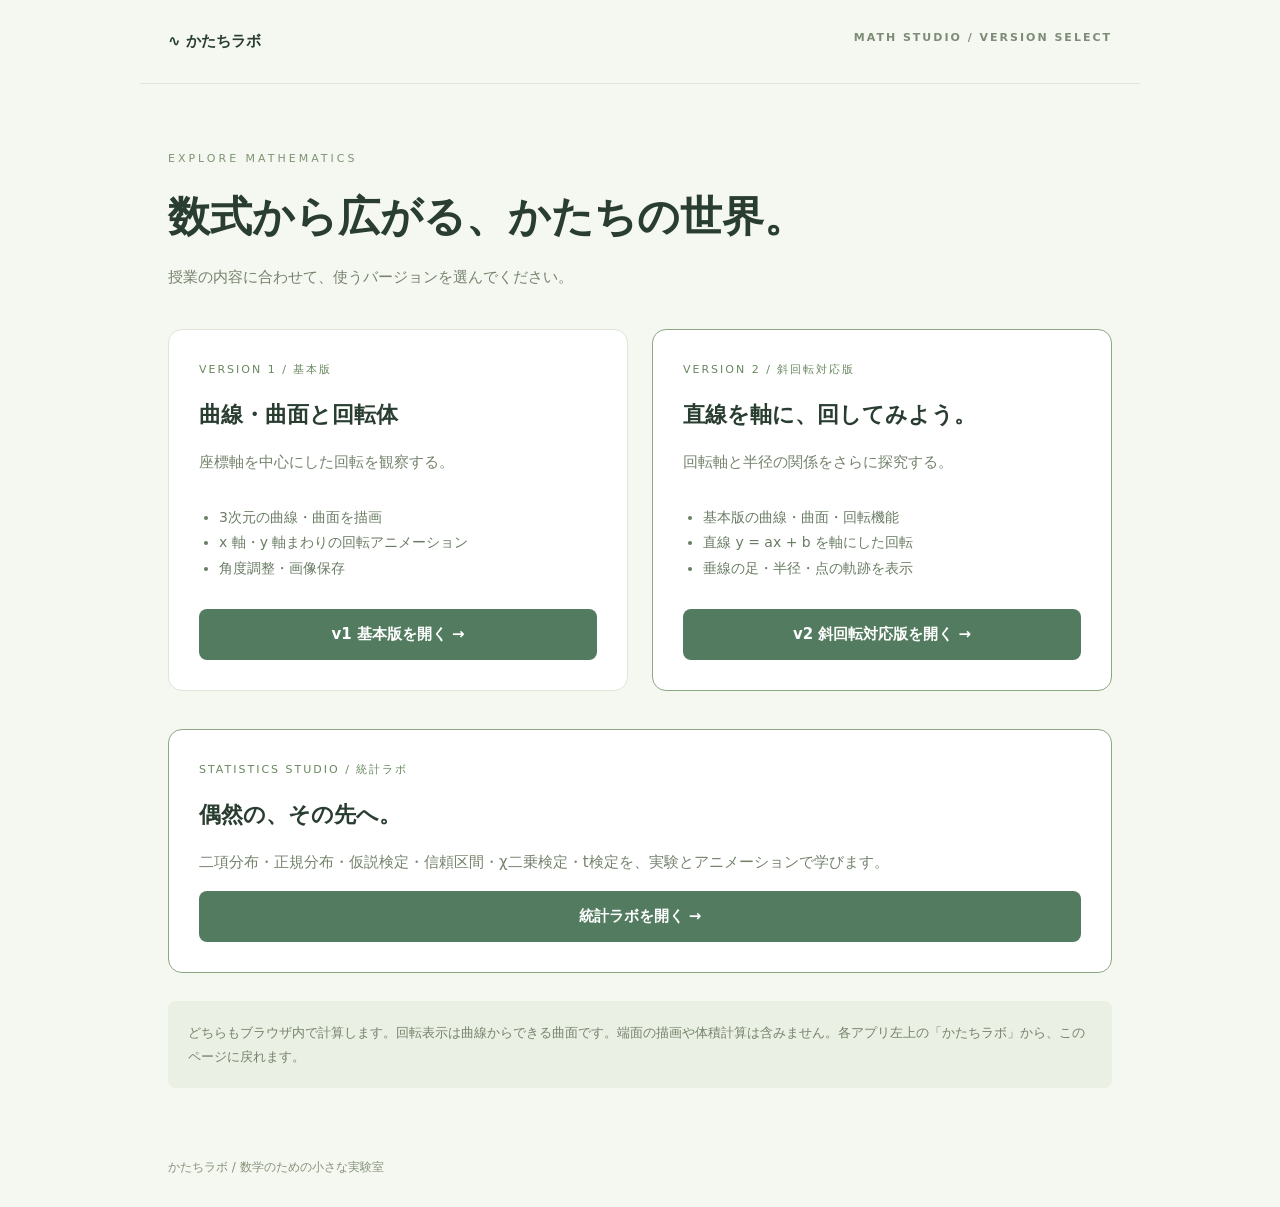
<file: index.html>
<!doctype html>
<html lang="ja"><head><meta charset="utf-8"><meta name="viewport" content="width=device-width,initial-scale=1"><title>かたちラボ — バージョンを選ぶ</title><style>
*{box-sizing:border-box}body{margin:0;background:#f5f7f1;color:#293d31;font:15px system-ui,sans-serif;line-height:1.8}header,main,footer{max-width:1000px;margin:auto;padding:28px}header{border-bottom:1px solid #dfe6d9;font-weight:700;display:flex;justify-content:space-between}header span{color:#7d8c76;font-size:11px;letter-spacing:2px}main{padding-top:65px}.eyebrow{font-size:11px;letter-spacing:3px;color:#7e9474}h1{font-size:clamp(27px,5vw,42px);line-height:1.5;margin:16px 0}p{color:#75836d}.cards{display:grid;grid-template-columns:1fr 1fr;gap:24px;margin:38px 0}.card{background:#fff;border:1px solid #dfe6d9;border-radius:14px;padding:30px;display:flex;flex-direction:column}.card.new{border-color:#8da783}.badge{color:#68885e;font-size:11px;letter-spacing:2px}h2{margin:15px 0 0;font-size:22px}.card ul{padding-left:20px;color:#6a7c64;font-size:14px;margin-bottom:28px}.card a{margin-top:auto;display:block;text-align:center;padding:12px;border-radius:8px;background:#537b60;color:#fff;text-decoration:none;font-weight:600}.card a:hover{background:#385e43}.card a:focus-visible{outline:3px solid #b78942;outline-offset:4px}.note{background:#eaf0e3;padding:20px;border-radius:8px;font-size:13px}footer{color:#86937b;font-size:12px}@media(max-width:650px){.cards{grid-template-columns:1fr}main{padding-top:32px}header span{display:none}}
</style></head><body><header>∿ かたちラボ <span>MATH STUDIO / VERSION SELECT</span></header><main><div class="eyebrow">EXPLORE MATHEMATICS</div><h1>数式から広がる、かたちの世界。</h1><p>授業の内容に合わせて、使うバージョンを選んでください。</p><div class="cards"><section class="card"><span class="badge">VERSION 1 / 基本版</span><h2>曲線・曲面と回転体</h2><p>座標軸を中心にした回転を観察する。</p><ul><li>3次元の曲線・曲面を描画</li><li>x 軸・y 軸まわりの回転アニメーション</li><li>角度調整・画像保存</li></ul><a href="./v1/">v1 基本版を開く →</a></section><section class="card new"><span class="badge">VERSION 2 / 斜回転対応版</span><h2>直線を軸に、回してみよう。</h2><p>回転軸と半径の関係をさらに探究する。</p><ul><li>基本版の曲線・曲面・回転機能</li><li>直線 y = ax + b を軸にした回転</li><li>垂線の足・半径・点の軌跡を表示</li></ul><a href="./v2/">v2 斜回転対応版を開く →</a></section></div><section class="card new" style="margin-bottom:28px"><span class="badge">STATISTICS STUDIO / 統計ラボ</span><h2>偶然の、その先へ。</h2><p>二項分布・正規分布・仮説検定・信頼区間・χ二乗検定・t検定を、実験とアニメーションで学びます。</p><a href="./statistics/">統計ラボを開く →</a></section><p class="note">どちらもブラウザ内で計算します。回転表示は曲線からできる曲面です。端面の描画や体積計算は含みません。各アプリ左上の「かたちラボ」から、このページに戻れます。</p></main><footer>かたちラボ / 数学のための小さな実験室</footer></body></html>
</file>
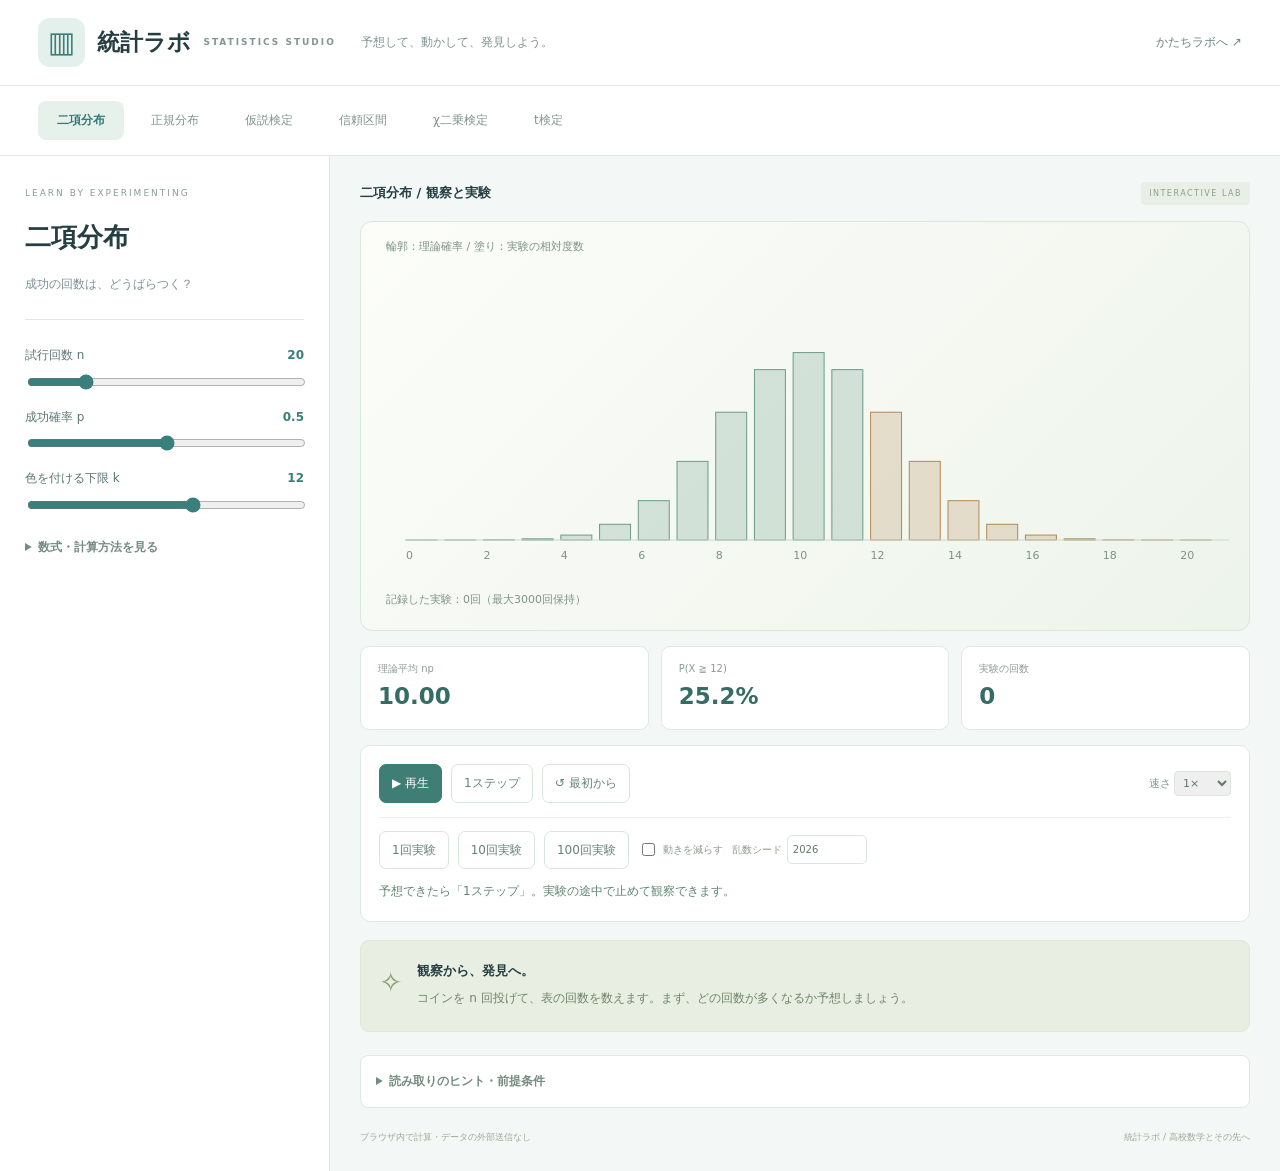
<file: statistics/index.html>
<!doctype html><html lang="ja"><head><meta charset="utf-8"><meta name="viewport" content="width=device-width,initial-scale=1"><title>統計ラボ — 偶然の、その先へ。</title><link rel="stylesheet" href="style.css"></head><body><header><a href="../" class="brand"><span class="logo">▥</span> 統計ラボ <small>STATISTICS STUDIO</small></a><span>予想して、動かして、発見しよう。</span><a href="../" class="back">かたちラボへ ↗</a></header><nav id="tabs" aria-label="学習テーマ"></nav><main><aside><div class="eyebrow">LEARN BY EXPERIMENTING</div><h1 id="title"></h1><p id="question" class="muted"></p><div class="rule"></div><form id="controls"></form><p id="error" role="alert"></p><details><summary>数式・計算方法を見る</summary><div id="method"></div></details></aside><section class="workspace"><div class="viewbar"><strong id="chartTitle"></strong><span class="badge">INTERACTIVE LAB</span></div><div class="chart"><canvas id="canvas" aria-label="統計グラフ"></canvas></div><div id="metrics" class="metrics" aria-live="polite"></div><section class="transport" aria-label="実験の操作"><div class="playrow"><button id="play" class="play">▶ 再生</button><button id="step">1ステップ</button><button id="reset">↺ 最初から</button><label>速さ <select id="speed"><option value="0.5">0.5×</option><option value="1" selected>1×</option><option value="3">3×</option></select></label></div><div class="batch"><button data-count="1">1回実験</button><button data-count="10">10回実験</button><button data-count="100">100回実験</button><label><input id="reduced" type="checkbox"> 動きを減らす</label><label>乱数シード <input id="seed" type="number" value="2026" min="0" max="4294967295"></label></div><p id="stage" aria-live="polite"></p></section><section class="insight"><span>✧</span><div><strong id="insightTitle">観察から、発見へ。</strong><p id="explanation"></p></div></section><details class="learn"><summary>読み取りのヒント・前提条件</summary><div id="notes"></div></details><footer>ブラウザ内で計算・データの外部送信なし <span>統計ラボ / 高校数学とその先へ</span></footer></section></main><script src="stats.js"></script><script src="app.js"></script></body></html>
</file>
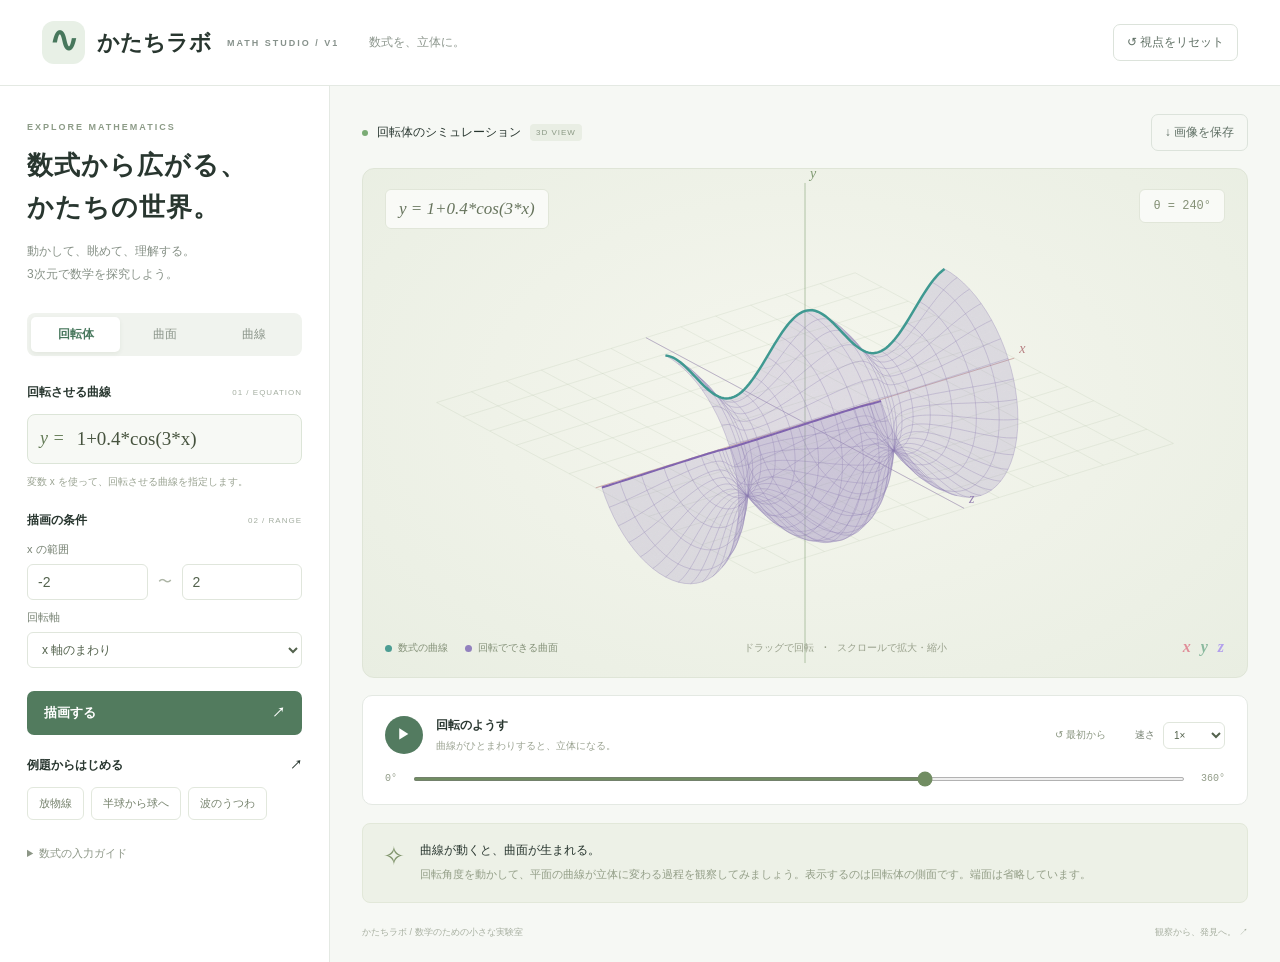
<file: v1/index.html>
<!doctype html>
<html lang="ja"><head><meta charset="utf-8"><meta name="viewport" content="width=device-width,initial-scale=1"><title>かたちラボ v1 — 数式を、立体に。</title><link rel="stylesheet" href="style.css"></head>
<body><header><a class="brand" href="../"><span class="logo">∿</span> かたちラボ <small>MATH STUDIO / V1</small></a><span class="tag">数式を、立体に。</span><button id="resetView" class="outline">↺ 視点をリセット</button></header>
<main><aside><div class="eyebrow">EXPLORE MATHEMATICS</div><h1>数式から広がる、<br>かたちの世界。</h1><p class="intro">動かして、眺めて、理解する。<br>3次元で数学を探究しよう。</p>
<div class="tabs" role="tablist" aria-label="描画モード"><button role="tab" data-mode="revolution" aria-selected="true">回転体</button><button role="tab" data-mode="surface" aria-selected="false">曲面</button><button role="tab" data-mode="curve" aria-selected="false">曲線</button></div>
<form id="form"><div class="section-title"><span id="sectionLabel">回転させる曲線</span><span class="step">01 / EQUATION</span></div><div id="equations"></div><div class="hint" id="formulaHint"></div>
<div class="section-title">描画の条件 <span class="step">02 / RANGE</span></div><div id="ranges"></div><div id="axisWrap"><label for="axis">回転軸</label><select id="axis"><option value="x">x 軸のまわり</option><option value="y">y 軸のまわり</option></select></div>
<button class="primary" type="submit">描画する <span>↗</span></button><p id="error" role="alert"></p></form>
<div class="section-title">例題からはじめる <span>↗</span></div><div id="presets" class="presets"></div><details><summary>数式の入力ガイド</summary><p>演算は + − * / ^、関数は sin, cos, tan, sqrt, abs, exp, log（自然対数）。定数 pi, e が使えます。掛け算は 2*x のように * を入力してください。角度はラジアンです。</p></details></aside>
<section class="workspace"><div class="viewbar"><div><span class="live-dot"></span><strong id="viewTitle">回転体のシミュレーション</strong><span class="badge">3D VIEW</span></div><button id="download" class="outline">↓ 画像を保存</button></div><div class="scene"><canvas id="canvas" aria-label="数式の3次元グラフ。ドラッグで回転、ホイールで拡大縮小"></canvas><div class="scene-top"><span id="formulaDisplay"></span><span id="angleBadge">θ = 0°</span></div><div class="legend"><span><i class="cyan"></i>数式の曲線</span><span><i class="purple"></i>回転でできる曲面</span></div><div class="gesture">ドラッグで回転 <b>·</b> スクロールで拡大・縮小</div><div class="axis-key"><b style="color:#e08d98">x</b><b style="color:#8ab99e">y</b><b style="color:#b3a0ec">z</b></div></div>
<div id="animation" class="animation"><div class="playrow"><button id="play" aria-label="アニメーションを再生">▶</button><div><strong>回転のようす</strong><small>曲線がひとまわりすると、立体になる。</small></div><button id="restart" class="text-btn">↺ 最初から</button><label class="speed">速さ <select id="speed"><option value="0.5">0.5×</option><option value="1" selected>1×</option><option value="2">2×</option></select></label></div><div class="sliderrow"><span>0°</span><input id="progress" aria-label="回転角度" type="range" min="0" max="360" value="0" step="0.1"><span>360°</span></div></div>
<div class="insight"><div class="bulb">✧</div><div><strong id="insightTitle">曲線が動くと、曲面が生まれる。</strong><p id="insightText">回転角度を動かして、平面の曲線が立体に変わる過程を観察してみましょう。</p></div></div><footer><span>かたちラボ / 数学のための小さな実験室</span><span>観察から、発見へ。 ↗</span></footer></section></main><script src="math.js"></script><script src="app.js"></script></body></html>
</file>
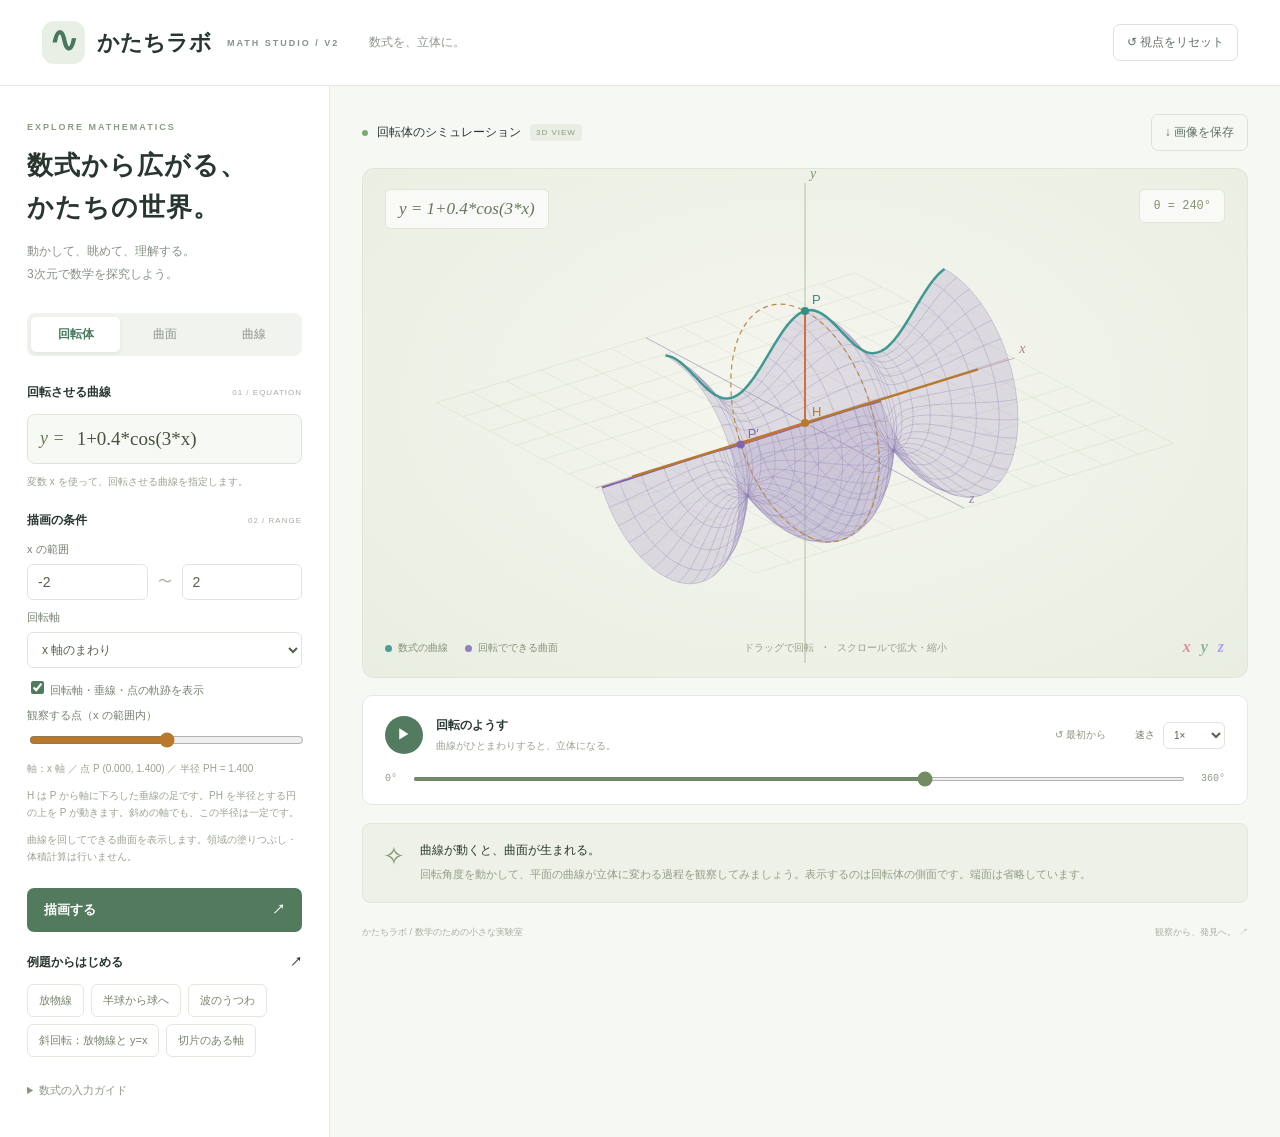
<file: v2/index.html>
<!doctype html>
<html lang="ja"><head><meta charset="utf-8"><meta name="viewport" content="width=device-width,initial-scale=1"><title>かたちラボ v2 — 数式を、立体に。</title><link rel="stylesheet" href="style.css"></head>
<body><header><a class="brand" href="../"><span class="logo">∿</span> かたちラボ <small>MATH STUDIO / V2</small></a><span class="tag">数式を、立体に。</span><button id="resetView" class="outline">↺ 視点をリセット</button></header>
<main><aside><div class="eyebrow">EXPLORE MATHEMATICS</div><h1>数式から広がる、<br>かたちの世界。</h1><p class="intro">動かして、眺めて、理解する。<br>3次元で数学を探究しよう。</p>
<div class="tabs" role="tablist" aria-label="描画モード"><button role="tab" data-mode="revolution" aria-selected="true">回転体</button><button role="tab" data-mode="surface" aria-selected="false">曲面</button><button role="tab" data-mode="curve" aria-selected="false">曲線</button></div>
<form id="form"><div class="section-title"><span id="sectionLabel">回転させる曲線</span><span class="step">01 / EQUATION</span></div><div id="equations"></div><div class="hint" id="formulaHint"></div>
<div class="section-title">描画の条件 <span class="step">02 / RANGE</span></div><div id="ranges"></div><div id="axisWrap"><label for="axis">回転軸</label><select id="axis"><option value="x">x 軸のまわり</option><option value="y">y 軸のまわり</option><option value="line">直線 y = ax + b のまわり</option></select><div id="lineAxis" hidden><label for="axisA">傾き a</label><input id="axisA" value="1" aria-label="回転軸の傾き a"><label for="axisB">切片 b</label><input id="axisB" value="0" aria-label="回転軸の切片 b"></div><label><input id="showGuide" type="checkbox" checked> 回転軸・垂線・点の軌跡を表示</label><label for="samplePoint">観察する点（x の範囲内）</label><input id="samplePoint" type="range" min="0" max="100" value="50"><p id="radiusInfo" class="hint" aria-live="polite"></p><p class="hint">H は P から軸に下ろした垂線の足です。PH を半径とする円の上を P が動きます。斜めの軸でも、この半径は一定です。</p><p class="hint">曲線を回してできる曲面を表示します。領域の塗りつぶし・体積計算は行いません。</p></div>
<button class="primary" type="submit">描画する <span>↗</span></button><p id="error" role="alert"></p></form>
<div class="section-title">例題からはじめる <span>↗</span></div><div id="presets" class="presets"></div><details><summary>数式の入力ガイド</summary><p>演算は + − * / ^、関数は sin, cos, tan, sqrt, abs, exp, log（自然対数）。定数 pi, e が使えます。掛け算は 2*x のように * を入力してください。角度はラジアンです。</p></details></aside>
<section class="workspace"><div class="viewbar"><div><span class="live-dot"></span><strong id="viewTitle">回転体のシミュレーション</strong><span class="badge">3D VIEW</span></div><button id="download" class="outline">↓ 画像を保存</button></div><div class="scene"><canvas id="canvas" aria-label="数式の3次元グラフ。ドラッグで回転、ホイールで拡大縮小"></canvas><div class="scene-top"><span id="formulaDisplay"></span><span id="angleBadge">θ = 0°</span></div><div class="legend"><span><i class="cyan"></i>数式の曲線</span><span><i class="purple"></i>回転でできる曲面</span></div><div class="gesture">ドラッグで回転 <b>·</b> スクロールで拡大・縮小</div><div class="axis-key"><b style="color:#e08d98">x</b><b style="color:#8ab99e">y</b><b style="color:#b3a0ec">z</b></div></div>
<div id="animation" class="animation"><div class="playrow"><button id="play" aria-label="アニメーションを再生">▶</button><div><strong>回転のようす</strong><small>曲線がひとまわりすると、立体になる。</small></div><button id="restart" class="text-btn">↺ 最初から</button><label class="speed">速さ <select id="speed"><option value="0.5">0.5×</option><option value="1" selected>1×</option><option value="2">2×</option></select></label></div><div class="sliderrow"><span>0°</span><input id="progress" aria-label="回転角度" type="range" min="0" max="360" value="0" step="0.1"><span>360°</span></div></div>
<div class="insight"><div class="bulb">✧</div><div><strong id="insightTitle">曲線が動くと、曲面が生まれる。</strong><p id="insightText">回転角度を動かして、平面の曲線が立体に変わる過程を観察してみましょう。</p></div></div><footer><span>かたちラボ / 数学のための小さな実験室</span><span>観察から、発見へ。 ↗</span></footer></section></main><script src="math.js"></script><script src="rotation.js"></script><script src="app.js"></script></body></html>
</file>
<file: statistics/style.css>
:root{--ink:#253e42;--teal:#397f7b;--muted:#7d9091;--line:#dfe8e5}*{box-sizing:border-box}body{margin:0;background:#f3f7f5;color:var(--ink);font:14px system-ui,'Noto Sans JP',sans-serif;line-height:1.7}button,input,select,textarea{font:inherit}button,a,input,select,textarea{touch-action:manipulation}button{cursor:pointer}header{background:white;border-bottom:1px solid var(--line);min-height:80px;padding:18px 38px;display:flex;align-items:center;gap:25px}.brand{color:var(--ink);text-decoration:none;font-size:23px;font-weight:750;display:flex;gap:12px;align-items:center}.logo{background:#e4f0eb;border-radius:12px;padding:0 10px;font-size:29px;color:var(--teal)}small{font-size:9px;letter-spacing:2px;color:#819592}header>span{font-size:12px;color:var(--muted)}.back{margin-left:auto;color:#6b8580;font-size:12px;text-decoration:none}nav{display:flex;gap:8px;padding:15px 38px;border-bottom:1px solid var(--line);background:#fff;overflow:auto}nav button{white-space:nowrap;border:0;background:none;padding:9px 19px;border-radius:8px;color:#82948d}nav button[aria-current=true]{color:#367b75;background:#e7f1ec;font-weight:700}main{max-width:1550px;margin:auto;display:grid;grid-template-columns:330px minmax(0,1fr)}aside{background:#fff;border-right:1px solid var(--line);padding:30px 25px}.eyebrow{font-size:9px;letter-spacing:2px;color:#8a9f91}h1{font-size:26px;line-height:1.5;margin:17px 0}.muted{color:var(--muted);font-size:12px}.rule{height:1px;background:var(--line);margin:25px 0}label.field{display:block;margin:16px 0;color:#5c7674;font-size:12px}.field input,.field select,.field textarea{display:block;width:100%;border:1px solid #dbe5df;border-radius:7px;padding:10px;background:#f9fbf8;color:#345651;margin-top:7px}.field input[type=range]{padding:0;accent-color:var(--teal)}.field textarea{min-height:85px;resize:vertical}.value{float:right;color:#397f7b;font-weight:700}button{border:1px solid #dae5de;border-radius:7px;background:white;color:#66827a;padding:8px 12px;font-size:12px}button:hover{background:#ebf3ed}button:focus-visible,a:focus-visible,input:focus-visible,textarea:focus-visible,select:focus-visible{outline:3px solid #b69b5f;outline-offset:3px}details{font-size:12px;color:#758c81;margin-top:23px}details p{line-height:1.9}summary{cursor:pointer;font-weight:600}.workspace{padding:26px 30px;min-width:0}.viewbar{display:flex;justify-content:space-between;align-items:center;margin-bottom:16px}.viewbar strong{font-size:13px}.badge{font-size:8px;letter-spacing:1.5px;color:#8c9f8a;background:#e9efe6;padding:5px 8px;border-radius:4px}.chart{height:410px;background:linear-gradient(135deg,#fcfdf9,#edf4eb);border:1px solid #dce7db;border-radius:12px;overflow:hidden}canvas{display:block;width:100%;height:100%}.metrics{display:grid;grid-template-columns:repeat(3,minmax(0,1fr));gap:12px;margin:15px 0}.metric{background:white;border:1px solid var(--line);border-radius:9px;padding:13px 17px}.metric span{display:block;font-size:10px;color:#8b9d92}.metric strong{font-size:23px;font-weight:550;color:#356c64}.transport{background:white;border:1px solid var(--line);border-radius:10px;padding:18px}.playrow,.batch{display:flex;align-items:center;gap:9px;flex-wrap:wrap}.play{background:#3f7e74;color:white;border-color:#3f7e74}.play:hover{background:#326b62}.playrow label{margin-left:auto;font-size:11px;color:#87998d}.transport select{padding:4px;border:1px solid #dce6de;border-radius:4px;color:#60796d}.batch{border-top:1px solid #edf0ea;margin-top:14px;padding-top:13px}.batch label{font-size:10px;color:#8b9b8b;display:flex;align-items:center;gap:5px}.batch input[type=number]{width:80px;padding:5px;border:1px solid #dce6de;border-radius:5px;color:#60796d}#stage{margin:12px 0 0;font-size:12px;color:#5f8671;min-height:22px}.insight{display:flex;gap:15px;background:#e8efe2;border:1px solid #dfe8d8;border-radius:9px;margin-top:18px;padding:18px}.insight>span{font-size:28px;color:#8a9d70}.insight strong{font-size:13px}.insight p{font-size:12px;color:#6f8469;margin:5px 0}.learn{background:#fff;padding:15px;border:1px solid var(--line);border-radius:8px}footer{display:flex;justify-content:space-between;font-size:9px;color:#9da998;margin-top:22px}#error{color:#b15143;font-size:12px}table{border-collapse:collapse;width:100%;font-size:12px}th,td{border:1px solid #dce6de;padding:5px;text-align:center}td input{width:100%;max-width:80px;border:0;padding:6px;background:#f4f8ef;color:#496d60}.table-controls{display:flex;gap:7px;margin:10px 0}.hint{font-size:10px;color:#8a9a8a}.preset{width:100%;margin:10px 0;background:#edf4e9}#method{overflow-wrap:anywhere}[hidden]{display:none!important}@media(min-width:1450px){.chart{height:470px}}@media(max-width:950px){main{grid-template-columns:285px minmax(0,1fr)}aside{padding:24px 18px}.workspace{padding:23px 18px}header>span{display:none}nav{padding-left:18px}.metrics{gap:7px}.metric{padding:10px}.metric strong{font-size:19px}footer span{display:none}}@media(max-width:700px){header{padding:15px 18px}.brand{font-size:20px}.brand small,.back{display:none}nav{padding:10px;gap:3px}nav button{padding:8px 12px}main{display:flex;flex-direction:column}aside{border:0;padding:22px}h1{margin:10px 0;font-size:24px}.rule{margin:16px 0}.workspace{padding:20px 12px}.chart{height:350px}.metrics{gap:5px}.metric{padding:9px}.metric strong{font-size:18px}.badge{font-size:7px}.transport{padding:13px}.playrow label{margin-left:0}.field textarea{min-height:65px}footer{font-size:8px}}
#canvas{touch-action:pan-y}.chart:has(canvas[style*="ew-resize"]){touch-action:none}
</file>
<file: v1/style.css>
:root{--ink:#28362f;--muted:#87928c;--green:#47775c;--line:#e4e9e3}*{box-sizing:border-box}body{margin:0;background:#f6f8f4;color:var(--ink);font:14px 'Noto Sans JP',sans-serif}button,input,select{font:inherit}button{cursor:pointer}header{height:86px;border-bottom:1px solid var(--line);display:flex;align-items:center;padding:0 42px;gap:30px;background:#fff}.brand{text-decoration:none;color:var(--ink);font-weight:800;font-size:22px;display:flex;align-items:center;gap:12px}.logo{background:#e8f0e6;border-radius:12px;color:var(--green);font-size:35px;width:43px;height:43px;line-height:37px;text-align:center}.brand small{font-size:9px;letter-spacing:2px;color:#87928c;margin-left:3px}.tag{color:#8d978e;font-size:12px}header button{margin-left:auto}.outline{border:1px solid #dce3db;border-radius:7px;background:transparent;padding:9px 13px;color:#5f6f64;font-size:12px}main{max-width:1550px;margin:auto;display:grid;grid-template-columns:330px 1fr;min-height:calc(100vh - 86px)}aside{padding:36px 27px;background:#fff;border-right:1px solid var(--line)}.eyebrow{font-size:9px;letter-spacing:2px;color:#8c9b87;font-weight:700}h1{font-size:26px;line-height:1.6;letter-spacing:1px;margin:13px 0 12px}.intro{font-size:12px;color:#879187;line-height:1.9;margin-bottom:27px}.tabs{display:flex;background:#f0f3ee;padding:4px;border-radius:8px;margin-bottom:28px}.tabs button{flex:1;border:0;background:none;color:#8a9489;padding:9px 0;border-radius:5px;font-size:12px}.tabs button[aria-selected=true]{background:white;color:#47775c;box-shadow:0 2px 5px #233e1710;font-weight:700}.section-title{display:flex;justify-content:space-between;align-items:center;font-size:12px;font-weight:700;margin:22px 0 13px}.step{font-size:8px;letter-spacing:1px;color:#a4aea1;font-weight:400}label{display:block;font-size:11px;color:#778273;margin:10px 0 7px}.equation{display:flex;align-items:center;background:#f7f9f5;border:1px solid #dce5d8;border-radius:8px;padding:12px;gap:10px}.equation span{font-family:Georgia,serif;font-size:18px;font-style:italic;color:#637b56;white-space:nowrap}.equation input{width:100%;border:0;background:none;outline:none;color:#46533e;font:19px Georgia,serif;min-width:0}.equation:focus-within{outline:2px solid #8eae80}.hint{font-size:10px;line-height:1.7;color:#9aa392;margin-top:9px}.range-pair{display:grid;grid-template-columns:1fr 18px 1fr;gap:8px;align-items:center}.range-pair span{color:#adb5a6;text-align:center}.range-pair input,select{width:100%;min-width:0;border:1px solid #e0e6dc;border-radius:6px;background:#fff;padding:9px 10px;color:#53624d}select{font-size:12px}.primary{margin-top:23px;padding:13px 17px;width:100%;background:#527b5e;color:white;border:0;border-radius:7px;font-size:13px;font-weight:600;display:flex;justify-content:space-between}.primary:hover{background:#3d6649}#error{color:#b14444;font-size:12px;line-height:1.7;margin:9px 0}.presets{display:flex;gap:7px;flex-wrap:wrap}.presets button{border:1px solid #e2e8dd;border-radius:6px;background:white;color:#77836e;padding:8px 11px;font-size:11px}.presets button:hover{background:#eef4e9}details{margin-top:24px;font-size:11px;color:#8c9686;line-height:1.8}summary{cursor:pointer}.workspace{padding:28px 32px 0;min-width:0}.viewbar{display:flex;justify-content:space-between;align-items:center;margin-bottom:17px}.viewbar>div{display:flex;align-items:center;gap:9px}.viewbar strong{font-size:12px;font-weight:500}.live-dot{width:6px;height:6px;border-radius:50%;background:#7aab74}.badge{font-size:8px;letter-spacing:1px;color:#8b9985;background:#e9eee4;padding:4px 6px;border-radius:4px}.scene{position:relative;height:510px;background:radial-gradient(ellipse at 50% 45%,#f5f6ee,#e9eee2);border:1px solid #dfe5d7;border-radius:12px;overflow:hidden}canvas{display:block;width:100%;height:100%;touch-action:none;cursor:grab}.scene-top{position:absolute;left:22px;right:22px;top:20px;display:flex;justify-content:space-between;pointer-events:none}.scene-top span{font:italic 17px Georgia,serif;color:#67745d;background:#ffffffb0;border:1px solid #e1e6d9;border-radius:6px;padding:9px 13px}#angleBadge{font:12px monospace;align-self:start;color:#859177}.legend{position:absolute;bottom:22px;left:22px;font-size:10px;display:flex;gap:17px;color:#839077;pointer-events:none}.legend span{display:flex;align-items:center;gap:6px}.legend i{width:7px;height:7px;border-radius:50%;display:inline-block}.cyan{background:#4c9d93}.purple{background:#9281be}.gesture{position:absolute;bottom:22px;left:50%;transform:translateX(-30%);font-size:10px;color:#99a18c;white-space:nowrap;pointer-events:none}.gesture b{padding:0 7px}.axis-key{position:absolute;right:23px;bottom:21px;display:flex;gap:10px;font:italic 16px Georgia,serif}.animation{background:white;border:1px solid var(--line);border-radius:10px;padding:20px 22px;margin-top:17px}.playrow{display:flex;align-items:center;gap:13px}#play{height:38px;width:38px;border:0;border-radius:50%;background:#537b60;color:#fff;padding:0}.playrow strong{display:block;font-size:12px}.playrow small{display:block;font-size:10px;color:#9ba392;margin-top:5px}.text-btn{border:0;background:none;color:#8a9680;font-size:10px;margin-left:auto}.speed{display:flex;align-items:center;gap:8px;font-size:10px;margin:0 0 0 10px;white-space:nowrap}.speed select{width:62px;font-size:10px;padding:6px}.sliderrow{display:flex;align-items:center;gap:14px;margin-top:19px;color:#929c88;font:10px monospace}.sliderrow input{flex:1;accent-color:#718d62;height:4px;cursor:pointer}.insight{display:flex;gap:15px;background:#edf1e7;border:1px solid #e2e8d9;border-radius:8px;padding:17px 20px;margin-top:18px}.bulb{font-size:26px;color:#81956d}.insight strong{font-size:12px;font-weight:500}.insight p{font-size:11px;color:#939e87;margin:6px 0 0;line-height:1.8}footer{display:flex;justify-content:space-between;font-size:9px;color:#a7afa0;padding:23px 0}button:focus-visible,select:focus-visible,input:focus-visible{outline:2px solid #608b72;outline-offset:3px}@media(min-width:1450px){.scene{height:580px}}@media(max-width:1000px){header{padding:0 20px}.brand small,.tag{display:none}main{grid-template-columns:280px 1fr}aside{padding:25px 20px}.workspace{padding:24px 18px}.scene{height:470px}.gesture{display:none}.badge{display:none}.playrow small{display:none}.text-btn{font-size:9px}.speed{margin-left:0}.legend{gap:10px;font-size:9px}}@media(max-width:720px){header{height:68px}.brand{font-size:19px}main{display:flex;flex-direction:column}aside{border-right:0;padding:25px 20px}h1{font-size:24px}h1 br,.intro br{display:none}.intro{margin-bottom:18px}.eyebrow{font-size:8px}.tabs{margin-bottom:18px}.section-title{margin-top:16px}.workspace{padding:20px 14px}.scene{height:410px}.viewbar .outline{font-size:10px}.animation{padding:16px}.scene-top{left:12px;right:12px}.scene-top span{font-size:15px}.legend{left:12px;bottom:17px}.insight{padding:14px}.speed{gap:4px}.playrow{gap:10px}footer span:last-child{display:none}}

[hidden]{display:none!important}
</file>
<file: v2/style.css>
:root{--ink:#28362f;--muted:#87928c;--green:#47775c;--line:#e4e9e3}*{box-sizing:border-box}body{margin:0;background:#f6f8f4;color:var(--ink);font:14px 'Noto Sans JP',sans-serif}button,input,select{font:inherit}button{cursor:pointer}header{height:86px;border-bottom:1px solid var(--line);display:flex;align-items:center;padding:0 42px;gap:30px;background:#fff}.brand{text-decoration:none;color:var(--ink);font-weight:800;font-size:22px;display:flex;align-items:center;gap:12px}.logo{background:#e8f0e6;border-radius:12px;color:var(--green);font-size:35px;width:43px;height:43px;line-height:37px;text-align:center}.brand small{font-size:9px;letter-spacing:2px;color:#87928c;margin-left:3px}.tag{color:#8d978e;font-size:12px}header button{margin-left:auto}.outline{border:1px solid #dce3db;border-radius:7px;background:transparent;padding:9px 13px;color:#5f6f64;font-size:12px}main{max-width:1550px;margin:auto;display:grid;grid-template-columns:330px 1fr;min-height:calc(100vh - 86px)}aside{padding:36px 27px;background:#fff;border-right:1px solid var(--line)}.eyebrow{font-size:9px;letter-spacing:2px;color:#8c9b87;font-weight:700}h1{font-size:26px;line-height:1.6;letter-spacing:1px;margin:13px 0 12px}.intro{font-size:12px;color:#879187;line-height:1.9;margin-bottom:27px}.tabs{display:flex;background:#f0f3ee;padding:4px;border-radius:8px;margin-bottom:28px}.tabs button{flex:1;border:0;background:none;color:#8a9489;padding:9px 0;border-radius:5px;font-size:12px}.tabs button[aria-selected=true]{background:white;color:#47775c;box-shadow:0 2px 5px #233e1710;font-weight:700}.section-title{display:flex;justify-content:space-between;align-items:center;font-size:12px;font-weight:700;margin:22px 0 13px}.step{font-size:8px;letter-spacing:1px;color:#a4aea1;font-weight:400}label{display:block;font-size:11px;color:#778273;margin:10px 0 7px}.equation{display:flex;align-items:center;background:#f7f9f5;border:1px solid #dce5d8;border-radius:8px;padding:12px;gap:10px}.equation span{font-family:Georgia,serif;font-size:18px;font-style:italic;color:#637b56;white-space:nowrap}.equation input{width:100%;border:0;background:none;outline:none;color:#46533e;font:19px Georgia,serif;min-width:0}.equation:focus-within{outline:2px solid #8eae80}.hint{font-size:10px;line-height:1.7;color:#9aa392;margin-top:9px}.range-pair{display:grid;grid-template-columns:1fr 18px 1fr;gap:8px;align-items:center}.range-pair span{color:#adb5a6;text-align:center}.range-pair input,select{width:100%;min-width:0;border:1px solid #e0e6dc;border-radius:6px;background:#fff;padding:9px 10px;color:#53624d}select{font-size:12px}.primary{margin-top:23px;padding:13px 17px;width:100%;background:#527b5e;color:white;border:0;border-radius:7px;font-size:13px;font-weight:600;display:flex;justify-content:space-between}.primary:hover{background:#3d6649}#error{color:#b14444;font-size:12px;line-height:1.7;margin:9px 0}.presets{display:flex;gap:7px;flex-wrap:wrap}.presets button{border:1px solid #e2e8dd;border-radius:6px;background:white;color:#77836e;padding:8px 11px;font-size:11px}.presets button:hover{background:#eef4e9}details{margin-top:24px;font-size:11px;color:#8c9686;line-height:1.8}summary{cursor:pointer}.workspace{padding:28px 32px 0;min-width:0}.viewbar{display:flex;justify-content:space-between;align-items:center;margin-bottom:17px}.viewbar>div{display:flex;align-items:center;gap:9px}.viewbar strong{font-size:12px;font-weight:500}.live-dot{width:6px;height:6px;border-radius:50%;background:#7aab74}.badge{font-size:8px;letter-spacing:1px;color:#8b9985;background:#e9eee4;padding:4px 6px;border-radius:4px}.scene{position:relative;height:510px;background:radial-gradient(ellipse at 50% 45%,#f5f6ee,#e9eee2);border:1px solid #dfe5d7;border-radius:12px;overflow:hidden}canvas{display:block;width:100%;height:100%;touch-action:none;cursor:grab}.scene-top{position:absolute;left:22px;right:22px;top:20px;display:flex;justify-content:space-between;pointer-events:none}.scene-top span{font:italic 17px Georgia,serif;color:#67745d;background:#ffffffb0;border:1px solid #e1e6d9;border-radius:6px;padding:9px 13px}#angleBadge{font:12px monospace;align-self:start;color:#859177}.legend{position:absolute;bottom:22px;left:22px;font-size:10px;display:flex;gap:17px;color:#839077;pointer-events:none}.legend span{display:flex;align-items:center;gap:6px}.legend i{width:7px;height:7px;border-radius:50%;display:inline-block}.cyan{background:#4c9d93}.purple{background:#9281be}.gesture{position:absolute;bottom:22px;left:50%;transform:translateX(-30%);font-size:10px;color:#99a18c;white-space:nowrap;pointer-events:none}.gesture b{padding:0 7px}.axis-key{position:absolute;right:23px;bottom:21px;display:flex;gap:10px;font:italic 16px Georgia,serif}.animation{background:white;border:1px solid var(--line);border-radius:10px;padding:20px 22px;margin-top:17px}.playrow{display:flex;align-items:center;gap:13px}#play{height:38px;width:38px;border:0;border-radius:50%;background:#537b60;color:#fff;padding:0}.playrow strong{display:block;font-size:12px}.playrow small{display:block;font-size:10px;color:#9ba392;margin-top:5px}.text-btn{border:0;background:none;color:#8a9680;font-size:10px;margin-left:auto}.speed{display:flex;align-items:center;gap:8px;font-size:10px;margin:0 0 0 10px;white-space:nowrap}.speed select{width:62px;font-size:10px;padding:6px}.sliderrow{display:flex;align-items:center;gap:14px;margin-top:19px;color:#929c88;font:10px monospace}.sliderrow input{flex:1;accent-color:#718d62;height:4px;cursor:pointer}.insight{display:flex;gap:15px;background:#edf1e7;border:1px solid #e2e8d9;border-radius:8px;padding:17px 20px;margin-top:18px}.bulb{font-size:26px;color:#81956d}.insight strong{font-size:12px;font-weight:500}.insight p{font-size:11px;color:#939e87;margin:6px 0 0;line-height:1.8}footer{display:flex;justify-content:space-between;font-size:9px;color:#a7afa0;padding:23px 0}button:focus-visible,select:focus-visible,input:focus-visible{outline:2px solid #608b72;outline-offset:3px}@media(min-width:1450px){.scene{height:580px}}@media(max-width:1000px){header{padding:0 20px}.brand small,.tag{display:none}main{grid-template-columns:280px 1fr}aside{padding:25px 20px}.workspace{padding:24px 18px}.scene{height:470px}.gesture{display:none}.badge{display:none}.playrow small{display:none}.text-btn{font-size:9px}.speed{margin-left:0}.legend{gap:10px;font-size:9px}}@media(max-width:720px){header{height:68px}.brand{font-size:19px}main{display:flex;flex-direction:column}aside{border-right:0;padding:25px 20px}h1{font-size:24px}h1 br,.intro br{display:none}.intro{margin-bottom:18px}.eyebrow{font-size:8px}.tabs{margin-bottom:18px}.section-title{margin-top:16px}.workspace{padding:20px 14px}.scene{height:410px}.viewbar .outline{font-size:10px}.animation{padding:16px}.scene-top{left:12px;right:12px}.scene-top span{font-size:15px}.legend{left:12px;bottom:17px}.insight{padding:14px}.speed{gap:4px}.playrow{gap:10px}footer span:last-child{display:none}}

[hidden]{display:none!important}
#lineAxis input{width:100%;border:1px solid #e0e6dc;border-radius:6px;padding:9px;color:#53624d;background:white}#showGuide{accent-color:#527b5e}#samplePoint{width:100%;accent-color:#b8792c}
</file>
